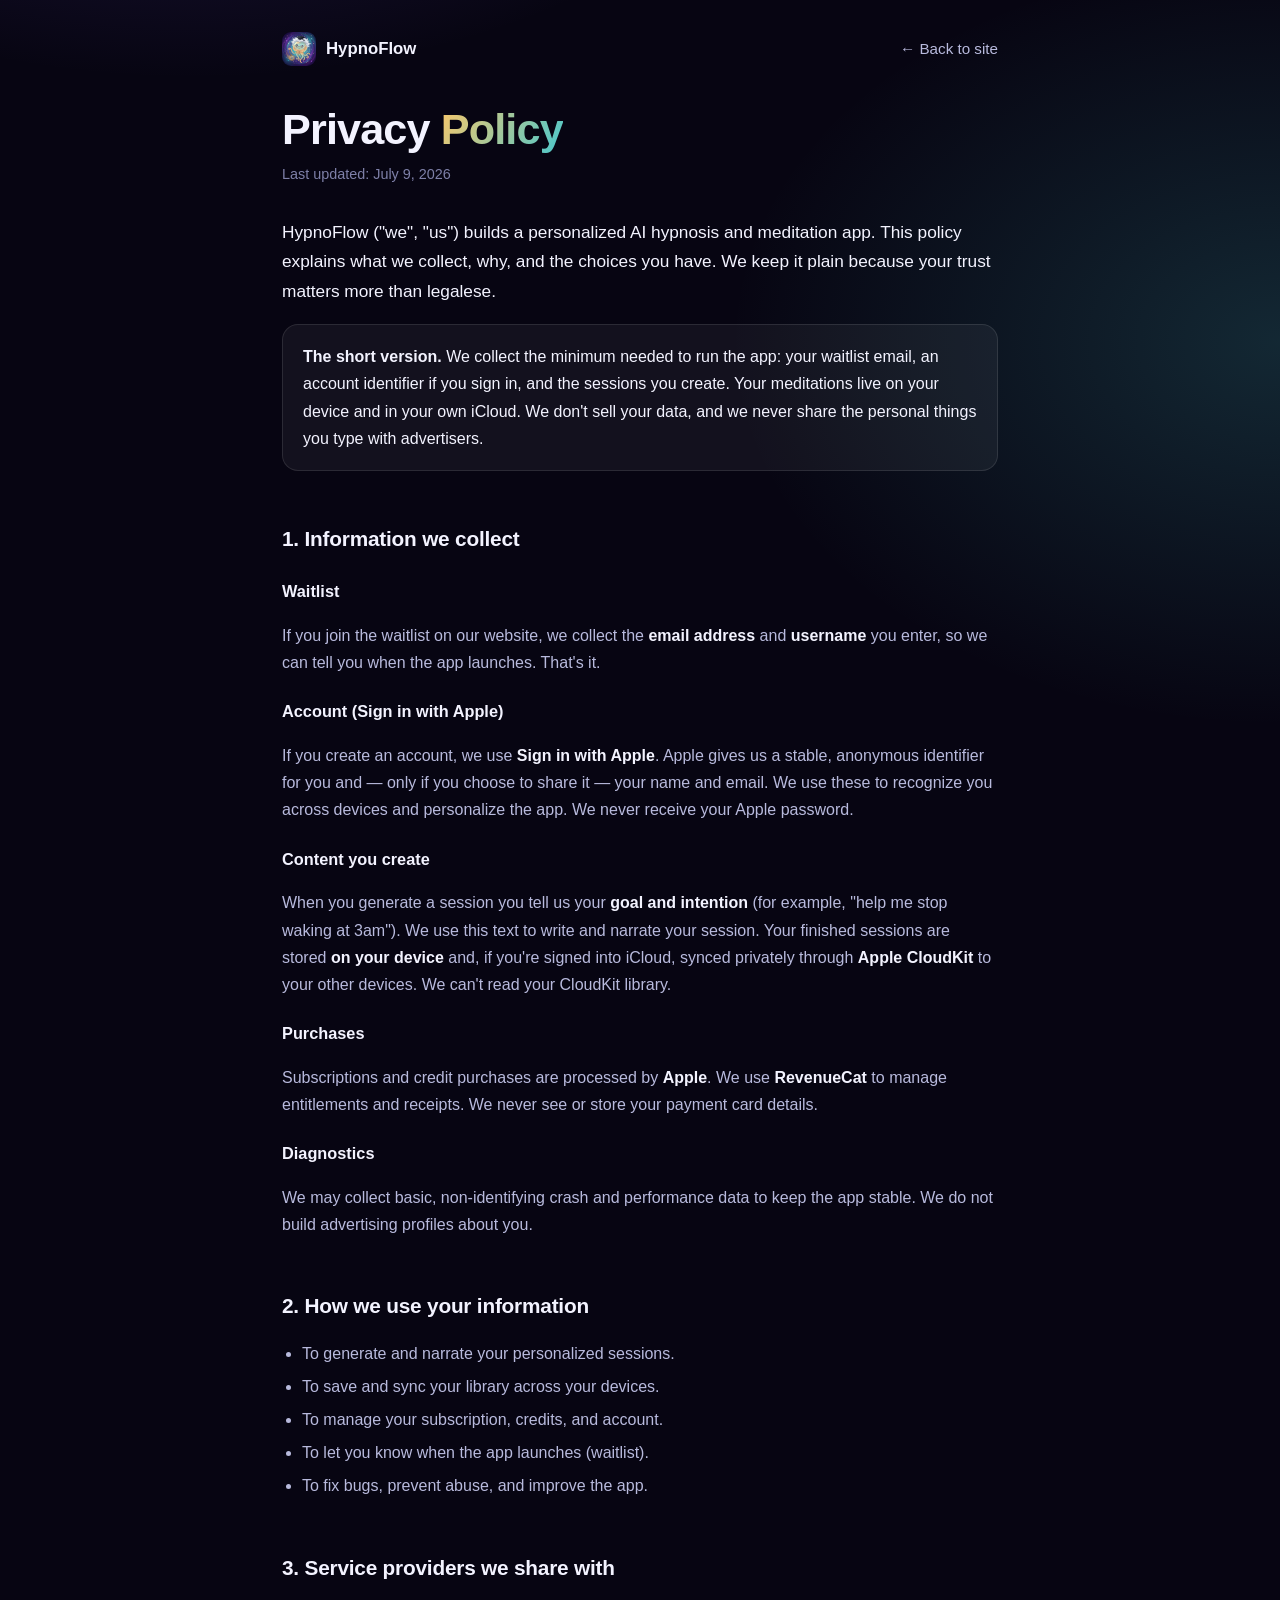
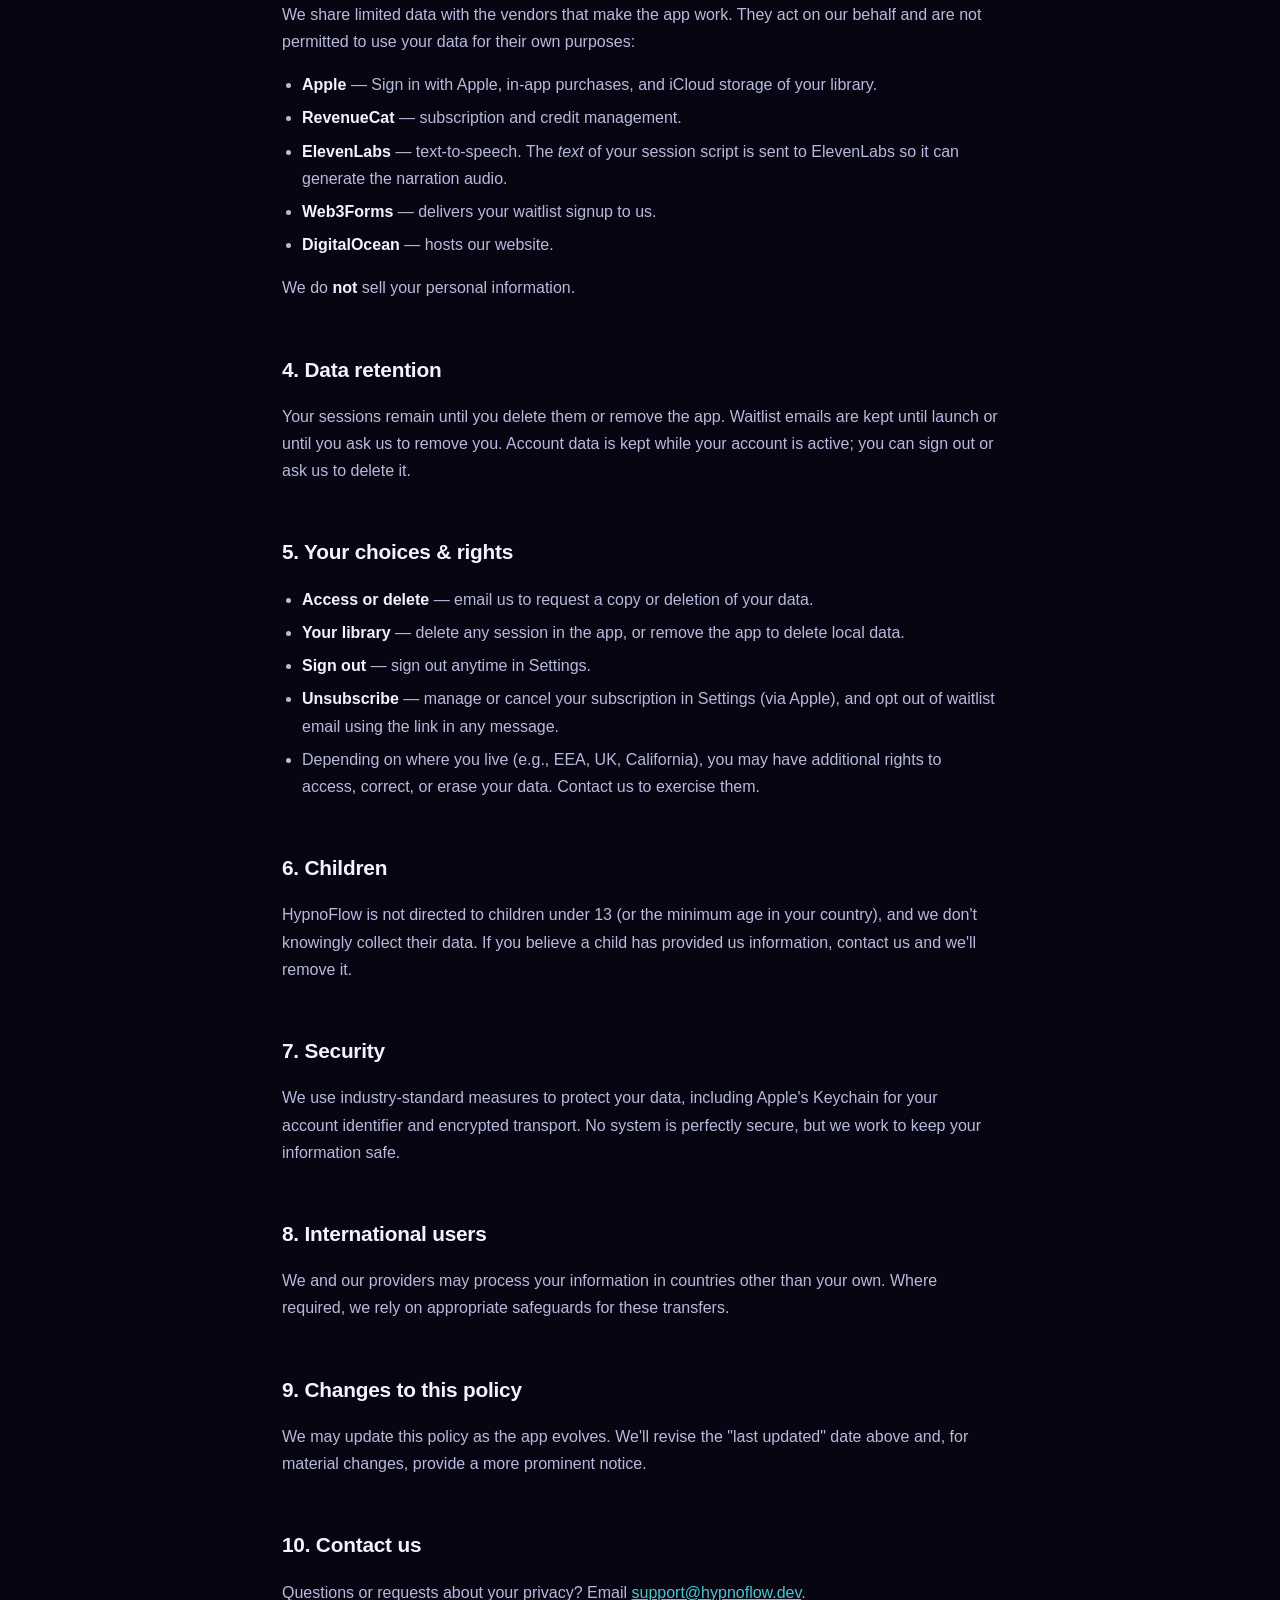
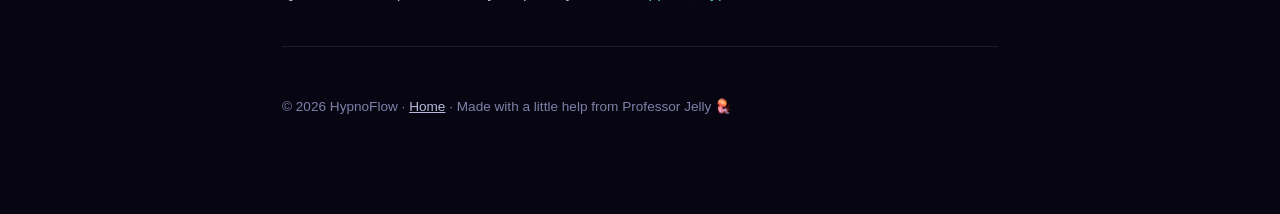
<file: privacy.html>
<!DOCTYPE html>
<html lang="en">
<head>
  <meta charset="UTF-8" />
  <meta name="viewport" content="width=device-width, initial-scale=1.0" />
  <title>Privacy Policy — HypnoFlow</title>
  <meta name="description" content="How HypnoFlow collects, uses and protects your information." />
  <meta name="robots" content="index, follow" />
  <link rel="icon" type="image/png" sizes="32x32" href="assets/favicon-32.png" />
  <link rel="apple-touch-icon" href="assets/apple-touch-icon.png" />
  <style>
    :root {
      --void: #070512;
      --indigo: #0f0e29;
      --violet: #7154d9;
      --teal: #4ac7cc;
      --amber: #fac86b;
      --text: #f3f3ff;
      --text-soft: #b8badd;
      --text-faint: #7e80a8;
      --card: rgba(255,255,255,.05);
      --stroke: rgba(255,255,255,.10);
    }
    * { box-sizing: border-box; }
    html { -webkit-text-size-adjust: 100%; }
    body {
      margin: 0;
      font-family: -apple-system, BlinkMacSystemFont, "Segoe UI", Roboto, Helvetica, Arial, sans-serif;
      color: var(--text);
      background:
        radial-gradient(1100px 700px at 15% -10%, rgba(113,84,217,.30), transparent 60%),
        radial-gradient(1000px 700px at 100% 10%, rgba(74,199,204,.18), transparent 55%),
        var(--void);
      line-height: 1.7;
      -webkit-font-smoothing: antialiased;
    }
    .wrap { max-width: 760px; margin: 0 auto; padding: 32px 22px 96px; }
    .brand {
      display: inline-flex; align-items: center; gap: 10px;
      text-decoration: none; color: var(--text); font-weight: 700; font-size: 1.05rem;
    }
    .brand img { width: 34px; height: 34px; border-radius: 9px; }
    header.top { display: flex; justify-content: space-between; align-items: center; margin-bottom: 40px; }
    .back { color: var(--text-soft); text-decoration: none; font-size: .95rem; }
    .back:hover { color: var(--amber); }
    h1 {
      font-size: clamp(2rem, 5vw, 2.7rem); line-height: 1.1; margin: 0 0 8px;
      letter-spacing: -.02em;
    }
    h1 .grad {
      background: linear-gradient(120deg, var(--amber), var(--teal));
      -webkit-background-clip: text; background-clip: text; color: transparent;
    }
    .updated { color: var(--text-faint); font-size: .9rem; margin: 0 0 32px; }
    h2 {
      font-size: 1.3rem; margin: 40px 0 10px; letter-spacing: -.01em;
      padding-top: 10px;
    }
    h3 { font-size: 1.02rem; margin: 22px 0 6px; color: var(--text); }
    p, li { color: var(--text-soft); }
    a { color: var(--teal); }
    ul { padding-left: 20px; }
    li { margin: 6px 0; }
    .lead { font-size: 1.08rem; color: var(--text); }
    .card {
      background: var(--card); border: 1px solid var(--stroke);
      border-radius: 16px; padding: 18px 20px; margin: 18px 0;
    }
    strong { color: var(--text); }
    hr { border: none; border-top: 1px solid var(--stroke); margin: 40px 0; }
    footer { color: var(--text-faint); font-size: .85rem; margin-top: 48px; }
    footer a { color: var(--text-soft); }
  </style>
</head>
<body>
  <div class="wrap">
    <header class="top">
      <a class="brand" href="/">
        <img src="assets/icon.png" alt="" />
        <span>HypnoFlow</span>
      </a>
      <a class="back" href="/">← Back to site</a>
    </header>

    <h1>Privacy <span class="grad">Policy</span></h1>
    <p class="updated">Last updated: July 9, 2026</p>

    <p class="lead">HypnoFlow ("we", "us") builds a personalized AI hypnosis and
    meditation app. This policy explains what we collect, why, and the choices you
    have. We keep it plain because your trust matters more than legalese.</p>

    <div class="card">
      <strong>The short version.</strong> We collect the minimum needed to run the
      app: your waitlist email, an account identifier if you sign in, and the
      sessions you create. Your meditations live on your device and in your own
      iCloud. We don't sell your data, and we never share the personal things you
      type with advertisers.
    </div>

    <h2>1. Information we collect</h2>

    <h3>Waitlist</h3>
    <p>If you join the waitlist on our website, we collect the <strong>email
    address</strong> and <strong>username</strong> you enter, so we can tell you
    when the app launches. That's it.</p>

    <h3>Account (Sign in with Apple)</h3>
    <p>If you create an account, we use <strong>Sign in with Apple</strong>. Apple
    gives us a stable, anonymous identifier for you and — only if you choose to
    share it — your name and email. We use these to recognize you across devices
    and personalize the app. We never receive your Apple password.</p>

    <h3>Content you create</h3>
    <p>When you generate a session you tell us your <strong>goal and
    intention</strong> (for example, "help me stop waking at 3am"). We use this
    text to write and narrate your session. Your finished sessions are stored
    <strong>on your device</strong> and, if you're signed into iCloud, synced
    privately through <strong>Apple CloudKit</strong> to your other devices. We
    can't read your CloudKit library.</p>

    <h3>Purchases</h3>
    <p>Subscriptions and credit purchases are processed by <strong>Apple</strong>.
    We use <strong>RevenueCat</strong> to manage entitlements and receipts. We
    never see or store your payment card details.</p>

    <h3>Diagnostics</h3>
    <p>We may collect basic, non-identifying crash and performance data to keep the
    app stable. We do not build advertising profiles about you.</p>

    <h2>2. How we use your information</h2>
    <ul>
      <li>To generate and narrate your personalized sessions.</li>
      <li>To save and sync your library across your devices.</li>
      <li>To manage your subscription, credits, and account.</li>
      <li>To let you know when the app launches (waitlist).</li>
      <li>To fix bugs, prevent abuse, and improve the app.</li>
    </ul>

    <h2>3. Service providers we share with</h2>
    <p>We share limited data with the vendors that make the app work. They act on
    our behalf and are not permitted to use your data for their own purposes:</p>
    <ul>
      <li><strong>Apple</strong> — Sign in with Apple, in-app purchases, and
      iCloud storage of your library.</li>
      <li><strong>RevenueCat</strong> — subscription and credit management.</li>
      <li><strong>ElevenLabs</strong> — text-to-speech. The <em>text</em> of your
      session script is sent to ElevenLabs so it can generate the narration
      audio.</li>
      <li><strong>Web3Forms</strong> — delivers your waitlist signup to us.</li>
      <li><strong>DigitalOcean</strong> — hosts our website.</li>
    </ul>
    <p>We do <strong>not</strong> sell your personal information.</p>

    <h2>4. Data retention</h2>
    <p>Your sessions remain until you delete them or remove the app. Waitlist
    emails are kept until launch or until you ask us to remove you. Account data is
    kept while your account is active; you can sign out or ask us to delete it.</p>

    <h2>5. Your choices &amp; rights</h2>
    <ul>
      <li><strong>Access or delete</strong> — email us to request a copy or
      deletion of your data.</li>
      <li><strong>Your library</strong> — delete any session in the app, or remove
      the app to delete local data.</li>
      <li><strong>Sign out</strong> — sign out anytime in Settings.</li>
      <li><strong>Unsubscribe</strong> — manage or cancel your subscription in
      Settings (via Apple), and opt out of waitlist email using the link in any
      message.</li>
      <li>Depending on where you live (e.g., EEA, UK, California), you may have
      additional rights to access, correct, or erase your data. Contact us to
      exercise them.</li>
    </ul>

    <h2>6. Children</h2>
    <p>HypnoFlow is not directed to children under 13 (or the minimum age in your
    country), and we don't knowingly collect their data. If you believe a child has
    provided us information, contact us and we'll remove it.</p>

    <h2>7. Security</h2>
    <p>We use industry-standard measures to protect your data, including Apple's
    Keychain for your account identifier and encrypted transport. No system is
    perfectly secure, but we work to keep your information safe.</p>

    <h2>8. International users</h2>
    <p>We and our providers may process your information in countries other than
    your own. Where required, we rely on appropriate safeguards for these
    transfers.</p>

    <h2>9. Changes to this policy</h2>
    <p>We may update this policy as the app evolves. We'll revise the "last
    updated" date above and, for material changes, provide a more prominent notice.</p>

    <h2>10. Contact us</h2>
    <p>Questions or requests about your privacy? Email
    <a href="mailto:support@hypnoflow.dev">support@hypnoflow.dev</a>.</p>

    <hr />
    <footer>
      © <span id="year">2026</span> HypnoFlow · <a href="/">Home</a> ·
      Made with a little help from Professor Jelly 🪼
    </footer>
  </div>
  <script>document.getElementById('year').textContent = new Date().getFullYear();</script>
</body>
</html>
</file>
